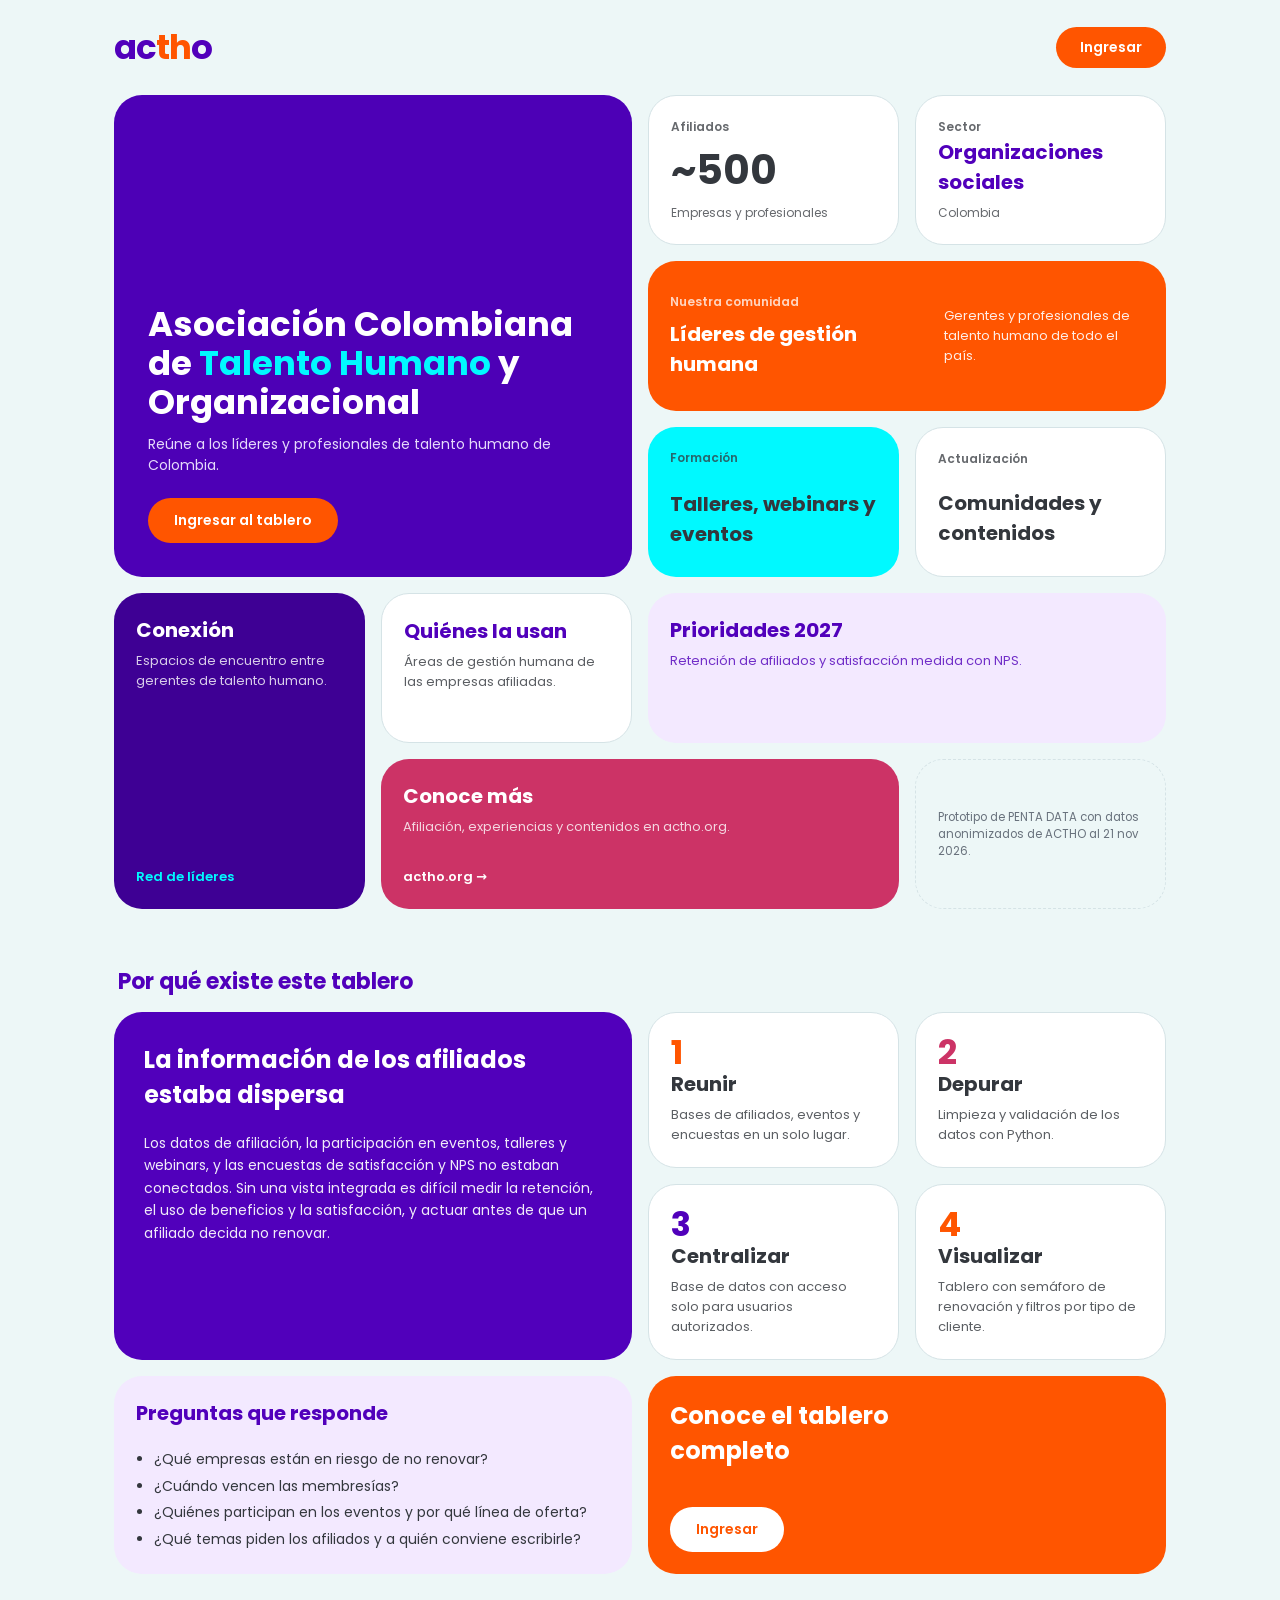
<file: tablero/index.html>
<!doctype html>
<html lang="es"><head><meta charset="utf-8"><meta name="viewport" content="width=device-width,initial-scale=1">
<title>ACTHO · Tableros de afiliados</title>
<link href="https://fonts.googleapis.com/css2?family=Poppins:wght@400;500;600;700&display=swap" rel="stylesheet">
<link rel="stylesheet" href="base.css">
<style>
.top{max-width:1100px;margin:0 auto;padding:22px 24px;display:flex;align-items:center;justify-content:space-between}
.top .logo{color:var(--v)}.top .logo b{color:var(--o)}
.top .btn{padding:10px 24px}
.bento{max-width:1100px;margin:0 auto;padding:0 24px 24px;display:grid;grid-template-columns:repeat(4,1fr);grid-auto-rows:150px;gap:16px;
grid-template-areas:"hero hero n r" "hero hero s s" "hero hero ev c" "res evt com com" "res fin fin note"}
.b{border-radius:28px;padding:22px;display:flex;flex-direction:column;justify-content:space-between;position:relative;overflow:hidden;background:#fff;border:1px solid var(--line);text-decoration:none;color:var(--ink)}
.b small{font-size:12px;font-weight:600;opacity:.75}.b strong{font-size:40px;line-height:1.1;font-weight:700}.b span{font-size:12px;opacity:.75}
.b h3{margin:0 0 6px;font-size:20px;font-weight:700}.b p{margin:0;font-size:13px;opacity:.8}
.b em{font-style:normal;font-size:13px;font-weight:600}
a.b{transition:transform .15s}a.b:hover{transform:translateY(-3px)}
.hero-b{grid-area:hero;background:#4D00B6;color:#fff;border:0;padding:34px;justify-content:flex-end}
.hero-b:after{display:none;content:"";position:absolute;right:-80px;top:-100px;width:300px;height:300px;border:32px solid var(--o);border-radius:50%}
.hero-b .hv{position:relative;z-index:1;width:100%;flex:1;min-height:0;object-fit:contain;margin:-10px 0 6px;transform:scale(1.6);transform-origin:center}.hero-b h1{font-size:34px;line-height:1.15;margin:0 0 12px;position:relative;z-index:1}.hero-b h1 i{font-style:normal;color:var(--c)}
.hero-b p{font-size:14px;color:#E6DAFB;margin:0 0 22px;max-width:420px;opacity:1;position:relative;z-index:1}
.hero-b .btn{align-self:flex-start;position:relative;z-index:1}
.n{grid-area:n}.r{grid-area:r}
.s{grid-area:s;background:var(--o);color:#fff;border:0;flex-direction:row;align-items:center;justify-content:space-between}.s strong{font-size:56px}
.ev{grid-area:ev;background:var(--c);border:0}.c{grid-area:c}
.res{grid-area:res;background:var(--vd);color:#fff;border:0}
.evt{grid-area:evt}.com{grid-area:com;background:#F3E9FF;border:0;color:var(--v)}
.fin{grid-area:fin;background:var(--m);color:#fff;border:0}
.res h3,.evt h3{color:inherit}.evt h3{color:var(--v)}.res em{color:var(--c)}.evt em,.com em{color:var(--o)}.fin em{color:#fff}
.note{grid-area:note;background:transparent;border:1.5px dashed var(--line);font-size:11.5px;color:var(--mut);justify-content:center}
@media(max-width:860px){.bento{grid-template-columns:1fr 1fr;grid-auto-rows:140px;grid-template-areas:"hero hero" "hero hero" "n r" "s s" "ev c" "res evt" "com com" "fin fin" "note note"}.hero-b h1{font-size:28px}.hero-b:after{width:200px;height:200px;right:-60px;top:-70px;border-width:22px}.bento{grid-auto-rows:minmax(150px,auto)}.b h3{font-size:15px;overflow-wrap:break-word;hyphens:manual}.s{flex-direction:column;align-items:flex-start;gap:8px}.s strong{font-size:44px}}

.sec{max-width:1100px;margin:0 auto;padding:8px 24px 48px}
.sec h2{font-size:22px;margin:24px 4px 14px;color:var(--v)}
.b2{display:grid;grid-template-columns:repeat(4,1fr);grid-auto-rows:minmax(150px,auto);gap:16px;grid-template-areas:"reto reto p1 p2" "reto reto p3 p4" "q q cta cta"}
.reto{grid-area:reto;background:var(--v);color:#fff;border:0;justify-content:flex-start;gap:14px;padding:30px}.reto h3{font-size:24px}.reto p{font-size:14px;opacity:.92;line-height:1.6}
.p1{grid-area:p1}.p2{grid-area:p2}.p3{grid-area:p3}.p4{grid-area:p4}
.paso i{font-style:normal;font-weight:700;font-size:34px;color:var(--o);line-height:1}.paso:nth-child(3) i{color:var(--m)}.paso:nth-child(4) i{color:var(--v)}
.q{grid-area:q;background:#F3E9FF;border:0;justify-content:flex-start;gap:12px}.q ul{margin:0;padding-left:18px;font-size:14px;line-height:1.9;color:var(--ink)}
.cta{grid-area:cta;background:var(--o);color:#fff;border:0;justify-content:space-between}.cta h3{font-size:24px;max-width:340px}.cta .btn{background:#fff;color:var(--o);align-self:flex-start}
@media(max-width:860px){.b2{grid-template-columns:1fr 1fr;grid-template-areas:"reto reto" "p1 p2" "p3 p4" "q q" "cta cta"}.reto h3,.cta h3{font-size:20px}}
</style></head><body>
<div class="top"><a class="logo" href="index.html">ac<b>th</b>o</a><a class="btn" href="login.html">Ingresar</a></div>
<main class="bento stag">
<section class="b hero-b"><video class="hv" src="actho-logo.mp4" autoplay muted playsinline preload="auto" aria-label="Logo animado de ACTHO"></video><h1>Asociación Colombiana de <i>Talento Humano</i> y Organizacional</h1><p>Reúne a los líderes y profesionales de talento humano de Colombia.</p><a class="btn" href="login.html">Ingresar al tablero</a></section>
<div class="b n"><small>Afiliados</small><strong>~500</strong><span>Empresas y profesionales</span></div>
<div class="b r"><small>Sector</small><h3 style="color:var(--v)">Organizaciones sociales</h3><span>Colombia</span></div>
<div class="b s"><div><small>Nuestra comunidad</small><h3 style="margin-top:6px">Líderes de gestión humana</h3></div><span style="max-width:200px;font-size:13px;opacity:.9">Gerentes y profesionales de talento humano de todo el país.</span></div>
<div class="b ev"><small>Formación</small><h3>Talleres, webinars y eventos</h3></div>
<div class="b c"><small>Actualización</small><h3>Comunidades y contenidos</h3></div>
<div class="b res"><div><h3>Conexión</h3><p>Espacios de encuentro entre gerentes de talento humano.</p></div><em>Red de líderes</em></div>
<div class="b evt"><div><h3>Quiénes la usan</h3><p>Áreas de gestión humana de las empresas afiliadas.</p></div></div>
<div class="b com"><div><h3>Prioridades 2027</h3><p>Retención de afiliados y satisfacción medida con NPS.</p></div></div>
<a class="b fin" href="https://actho.org" target="_blank" rel="noopener"><div><h3>Conoce más</h3><p>Afiliación, experiencias y contenidos en actho.org.</p></div><em>actho.org →</em></a>
<div class="b note">Prototipo de PENTA DATA con datos anonimizados de ACTHO al 21 nov 2026.</div>
</main>
<section class="sec"><h2>Por qué existe este tablero</h2>
<div class="b2 stag">
<div class="b reto"><h3>La información de los afiliados estaba dispersa</h3><p>Los datos de afiliación, la participación en eventos, talleres y webinars, y las encuestas de satisfacción y NPS no estaban conectados. Sin una vista integrada es difícil medir la retención, el uso de beneficios y la satisfacción, y actuar antes de que un afiliado decida no renovar.</p></div>
<div class="b paso p1"><i>1</i><div><h3>Reunir</h3><p>Bases de afiliados, eventos y encuestas en un solo lugar.</p></div></div>
<div class="b paso p2"><i>2</i><div><h3>Depurar</h3><p>Limpieza y validación de los datos con Python.</p></div></div>
<div class="b paso p3"><i>3</i><div><h3>Centralizar</h3><p>Base de datos con acceso solo para usuarios autorizados.</p></div></div>
<div class="b paso p4"><i>4</i><div><h3>Visualizar</h3><p>Tablero con semáforo de renovación y filtros por tipo de cliente.</p></div></div>
<div class="b q"><h3 style="color:var(--v)">Preguntas que responde</h3><ul><li>¿Qué empresas están en riesgo de no renovar?</li><li>¿Cuándo vencen las membresías?</li><li>¿Quiénes participan en los eventos y por qué línea de oferta?</li><li>¿Qué temas piden los afiliados y a quién conviene escribirle?</li></ul></div>
<div class="b cta"><h3>Conoce el tablero completo</h3><a class="btn" href="login.html">Ingresar</a></div>
</div></section>
</body></html>
</file>
<file: tablero/base.css>
:root{--v:#5100BB;--vd:#3E0094;--o:#FF5500;--c:#00F9FF;--m:#CC3366;--bg:#EDF7F7;--ink:#33373D;--mut:#69727D;--line:#D5E3E6}
*{box-sizing:border-box}body{margin:0;font-family:Poppins,system-ui,sans-serif;color:var(--ink);background:var(--bg)}
.hero{background:var(--v);color:#fff;position:relative;overflow:hidden}
.hero:after{content:"";position:absolute;right:-90px;top:-110px;width:330px;height:330px;border:34px solid var(--o);border-radius:50%;opacity:.9}
.nav{display:flex;align-items:center;justify-content:space-between;padding:22px 32px;position:relative;z-index:1}
.logo{font-weight:700;font-size:34px;letter-spacing:-1px;color:#fff;text-decoration:none}.logo b{color:var(--o)}
.btn{display:inline-block;background:var(--o);color:#fff;font-weight:600;font-size:14px;padding:12px 26px;border-radius:999px;text-decoration:none;border:0;cursor:pointer;font-family:inherit}
.btn.ghost{background:transparent;border:1.5px solid #fff}
.btn:hover{filter:brightness(1.08)}
.card{background:#fff;border:1px solid var(--line);border-radius:18px;padding:22px}
.wrap{max-width:1100px;margin:0 auto;padding:0 32px}
.nota{font-size:11.5px;color:var(--mut)}
@keyframes up{from{opacity:0;transform:translateY(20px)}to{opacity:1;transform:none}}
@keyframes anillo{from{opacity:0;transform:translate(60px,-60px) scale(.8)}to{opacity:.9;transform:none}}
.stag>*,.card{animation:up .6s cubic-bezier(.2,.7,.2,1) backwards}
.stag>*:nth-child(1){animation-delay:70ms}.stag>*:nth-child(2){animation-delay:140ms}.stag>*:nth-child(3){animation-delay:210ms}.stag>*:nth-child(4){animation-delay:280ms}.stag>*:nth-child(5){animation-delay:350ms}.stag>*:nth-child(6){animation-delay:420ms}.stag>*:nth-child(7){animation-delay:490ms}.stag>*:nth-child(8){animation-delay:560ms}.stag>*:nth-child(9){animation-delay:630ms}.stag>*:nth-child(10){animation-delay:700ms}.stag>*:nth-child(11){animation-delay:770ms}.stag>*:nth-child(12){animation-delay:840ms}.stag>*:nth-child(13){animation-delay:910ms}.stag>*:nth-child(14){animation-delay:980ms}.stag>*:nth-child(15){animation-delay:1050ms}
.hero:after,.hero-b:after{animation:anillo 1.2s cubic-bezier(.2,.7,.2,1) backwards}
a.b,a.card{transition:transform .2s,box-shadow .2s}a.b:hover,a.card:hover{box-shadow:0 14px 30px rgba(81,0,187,.18)}
@media(prefers-reduced-motion:reduce){*,*:after{animation:none!important;transition:none!important}}
</file>
